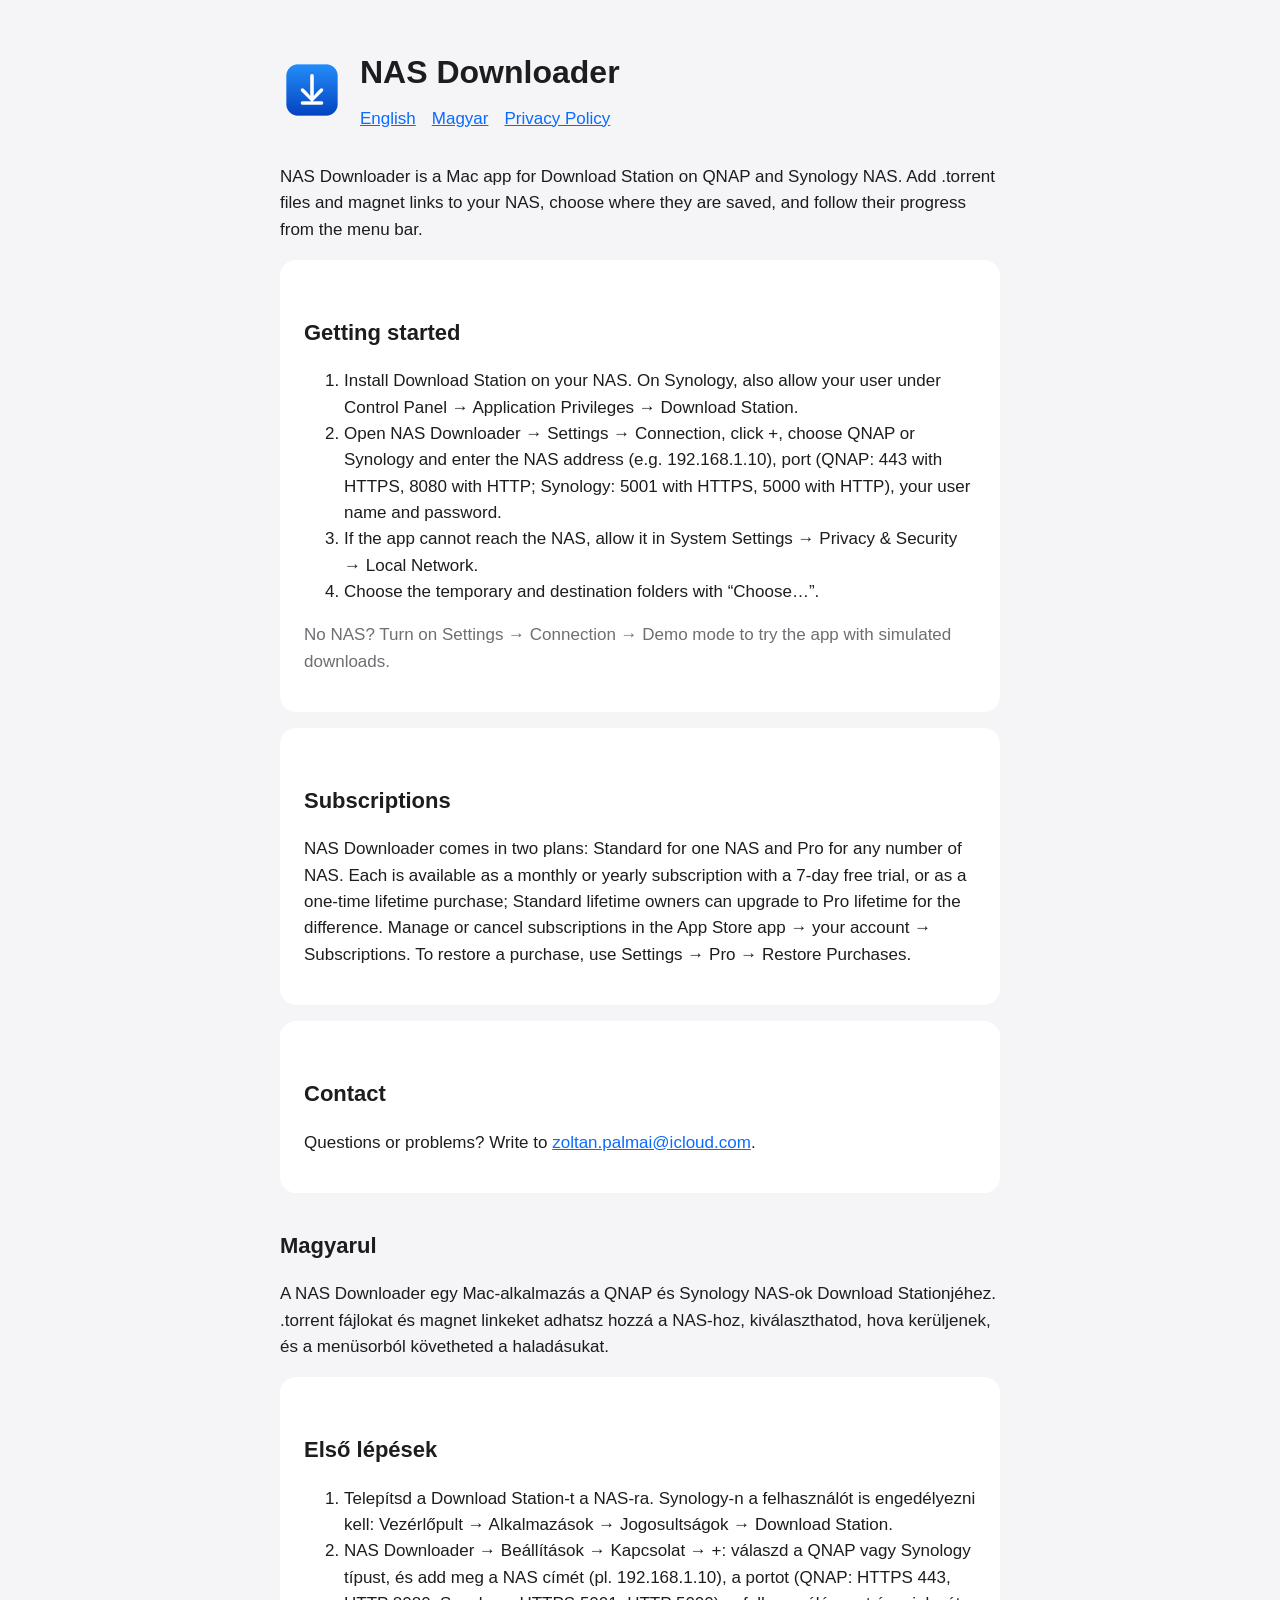
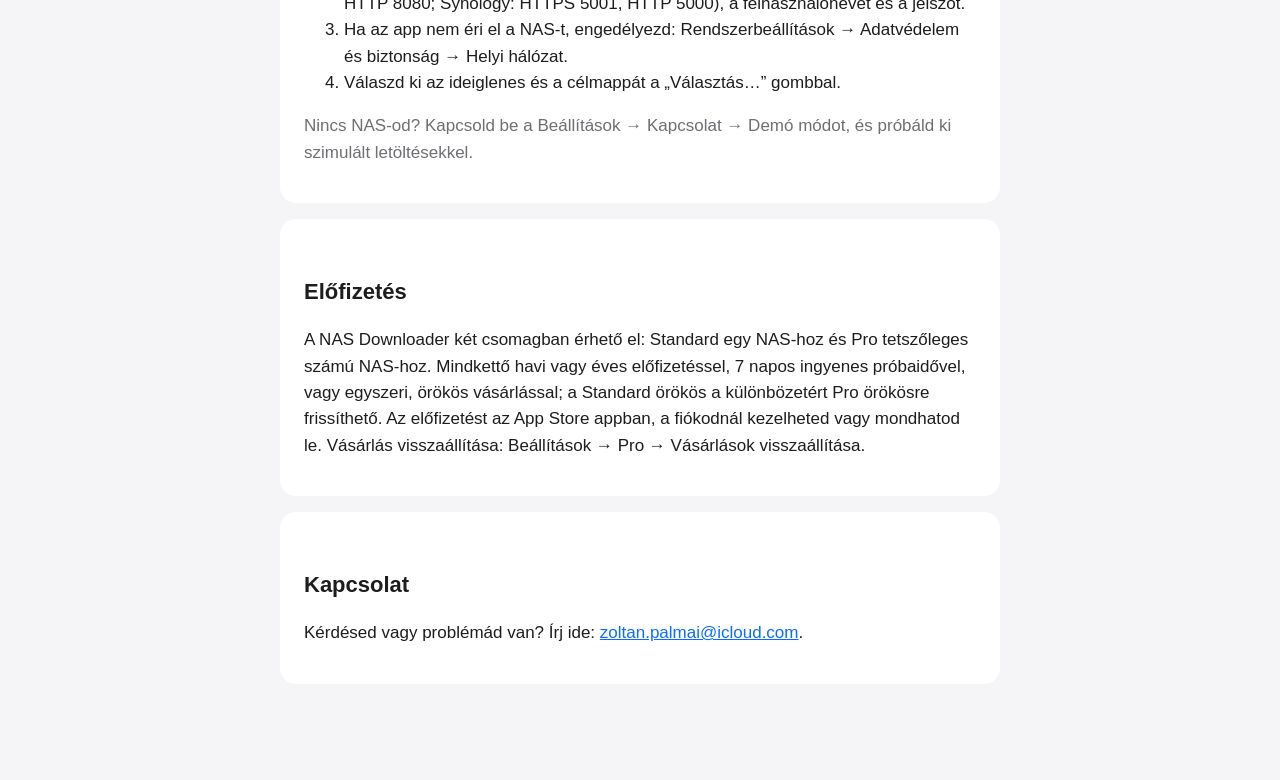
<file: index.html>
<!doctype html>
<html lang="en">
<head>
<meta charset="utf-8"><meta name="viewport" content="width=device-width, initial-scale=1">
<title>NAS Downloader – Support</title>
<link rel="stylesheet" href="style.css">
</head>
<body><main>
<header><img src="icon.png" alt=""><div><h1>NAS Downloader</h1><nav><a href="#en">English</a><a href="#hu">Magyar</a><a href="privacy.html">Privacy Policy</a></nav></div></header>

<section id="en">
<p>NAS Downloader is a Mac app for Download Station on QNAP and Synology NAS. Add .torrent files and magnet links to your NAS, choose where they are saved, and follow their progress from the menu bar.</p>
<div class="card">
<h2>Getting started</h2>
<ol>
<li>Install Download Station on your NAS. On Synology, also allow your user under Control Panel → Application Privileges → Download Station.</li>
<li>Open NAS Downloader → Settings → Connection, click +, choose QNAP or Synology and enter the NAS address (e.g. 192.168.1.10), port (QNAP: 443 with HTTPS, 8080 with HTTP; Synology: 5001 with HTTPS, 5000 with HTTP), your user name and password.</li>
<li>If the app cannot reach the NAS, allow it in System Settings → Privacy &amp; Security → Local Network.</li>
<li>Choose the temporary and destination folders with “Choose…”.</li>
</ol>
<p class="muted">No NAS? Turn on Settings → Connection → Demo mode to try the app with simulated downloads.</p>
</div>
<div class="card">
<h2>Subscriptions</h2>
<p>NAS Downloader comes in two plans: Standard for one NAS and Pro for any number of NAS. Each is available as a monthly or yearly subscription with a 7-day free trial, or as a one-time lifetime purchase; Standard lifetime owners can upgrade to Pro lifetime for the difference. Manage or cancel subscriptions in the App Store app → your account → Subscriptions. To restore a purchase, use Settings → Pro → Restore Purchases.</p>
</div>
<div class="card">
<h2>Contact</h2>
<p>Questions or problems? Write to <a href="mailto:zoltan.palmai@icloud.com">zoltan.palmai@icloud.com</a>.</p>
</div>
</section>

<section id="hu">
<h2>Magyarul</h2>
<p>A NAS Downloader egy Mac-alkalmazás a QNAP és Synology NAS-ok Download Stationjéhez. .torrent fájlokat és magnet linkeket adhatsz hozzá a NAS-hoz, kiválaszthatod, hova kerüljenek, és a menüsorból követheted a haladásukat.</p>
<div class="card">
<h2>Első lépések</h2>
<ol>
<li>Telepítsd a Download Station-t a NAS-ra. Synology-n a felhasználót is engedélyezni kell: Vezérlőpult → Alkalmazások → Jogosultságok → Download Station.</li>
<li>NAS Downloader → Beállítások → Kapcsolat → +: válaszd a QNAP vagy Synology típust, és add meg a NAS címét (pl. 192.168.1.10), a portot (QNAP: HTTPS 443, HTTP 8080; Synology: HTTPS 5001, HTTP 5000), a felhasználónevet és a jelszót.</li>
<li>Ha az app nem éri el a NAS-t, engedélyezd: Rendszerbeállítások → Adatvédelem és biztonság → Helyi hálózat.</li>
<li>Válaszd ki az ideiglenes és a célmappát a „Választás…” gombbal.</li>
</ol>
<p class="muted">Nincs NAS-od? Kapcsold be a Beállítások → Kapcsolat → Demó módot, és próbáld ki szimulált letöltésekkel.</p>
</div>
<div class="card">
<h2>Előfizetés</h2>
<p>A NAS Downloader két csomagban érhető el: Standard egy NAS-hoz és Pro tetszőleges számú NAS-hoz. Mindkettő havi vagy éves előfizetéssel, 7 napos ingyenes próbaidővel, vagy egyszeri, örökös vásárlással; a Standard örökös a különbözetért Pro örökösre frissíthető. Az előfizetést az App Store appban, a fiókodnál kezelheted vagy mondhatod le. Vásárlás visszaállítása: Beállítások → Pro → Vásárlások visszaállítása.</p>
</div>
<div class="card">
<h2>Kapcsolat</h2>
<p>Kérdésed vagy problémád van? Írj ide: <a href="mailto:zoltan.palmai@icloud.com">zoltan.palmai@icloud.com</a>.</p>
</div>
</section>
</main></body></html>
</file>
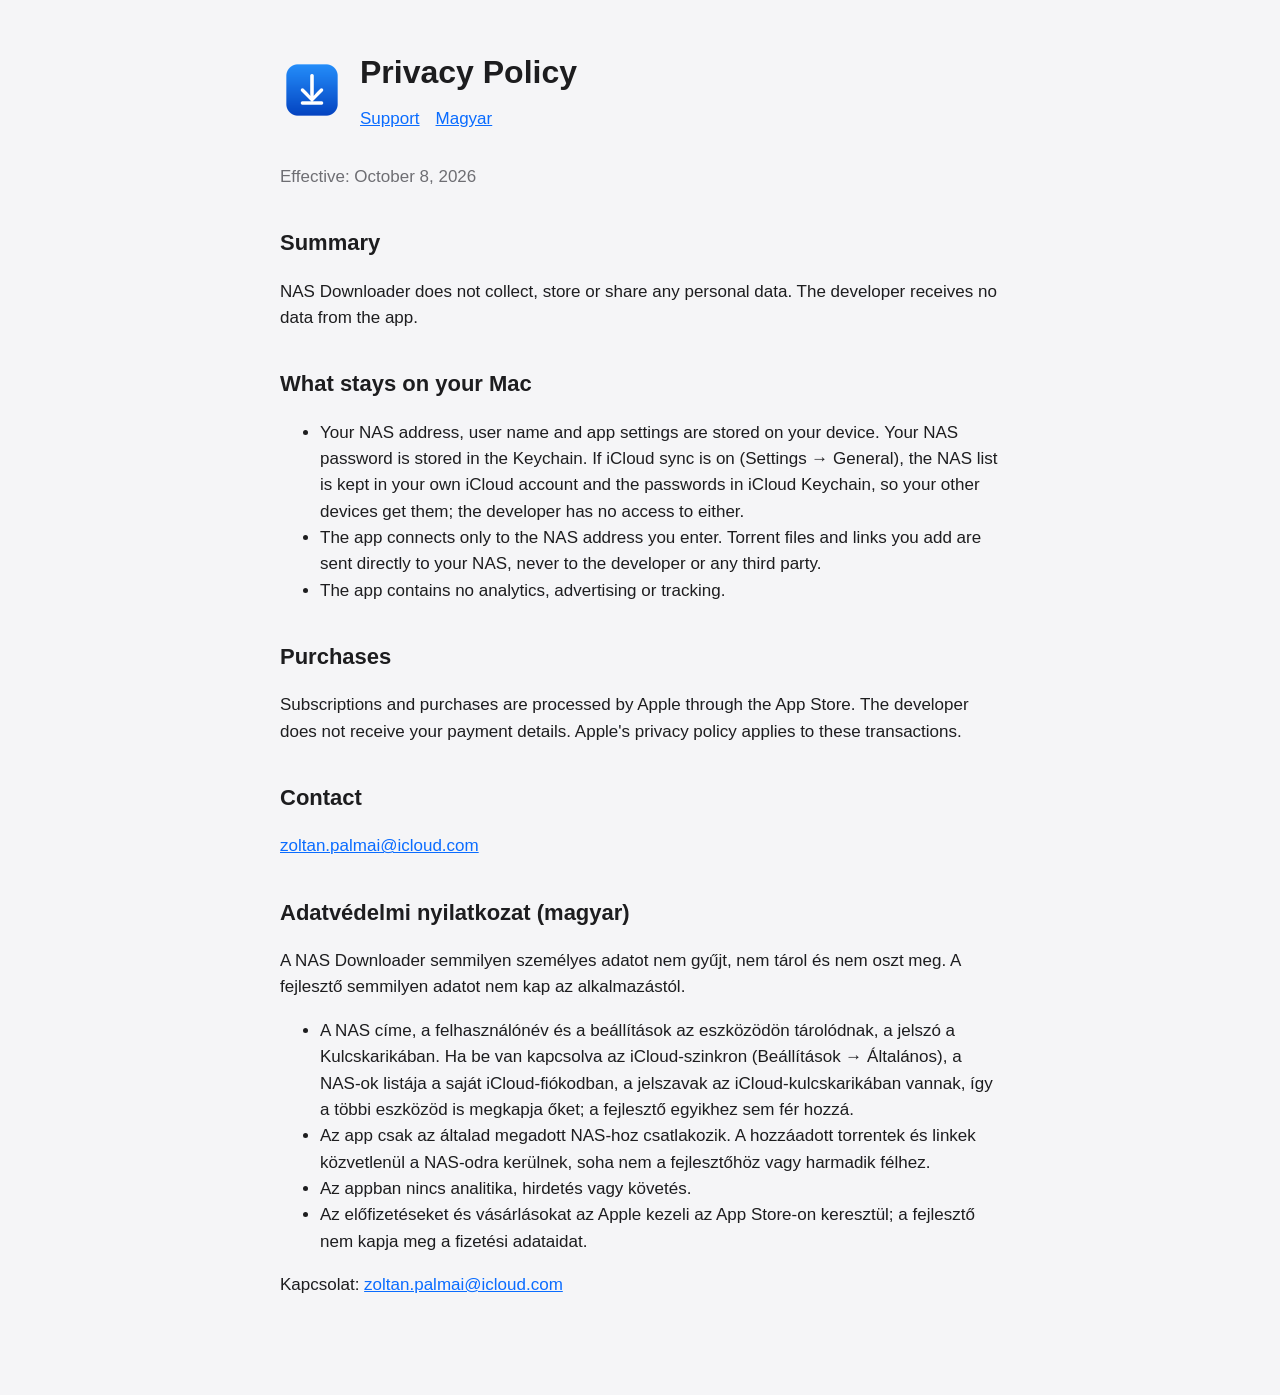
<file: privacy.html>
<!doctype html>
<html lang="en">
<head>
<meta charset="utf-8"><meta name="viewport" content="width=device-width, initial-scale=1">
<title>NAS Downloader – Privacy Policy</title>
<link rel="stylesheet" href="style.css">
</head>
<body><main>
<header><img src="icon.png" alt=""><div><h1>Privacy Policy</h1><nav><a href="index.html">Support</a><a href="#hu">Magyar</a></nav></div></header>
<p class="muted">Effective: October 8, 2026</p>

<h2>Summary</h2>
<p>NAS Downloader does not collect, store or share any personal data. The developer receives no data from the app.</p>

<h2>What stays on your Mac</h2>
<ul>
<li>Your NAS address, user name and app settings are stored on your device. Your NAS password is stored in the Keychain. If iCloud sync is on (Settings → General), the NAS list is kept in your own iCloud account and the passwords in iCloud Keychain, so your other devices get them; the developer has no access to either.</li>
<li>The app connects only to the NAS address you enter. Torrent files and links you add are sent directly to your NAS, never to the developer or any third party.</li>
<li>The app contains no analytics, advertising or tracking.</li>
</ul>

<h2>Purchases</h2>
<p>Subscriptions and purchases are processed by Apple through the App Store. The developer does not receive your payment details. Apple's privacy policy applies to these transactions.</p>

<h2>Contact</h2>
<p><a href="mailto:zoltan.palmai@icloud.com">zoltan.palmai@icloud.com</a></p>

<section id="hu">
<h2>Adatvédelmi nyilatkozat (magyar)</h2>
<p>A NAS Downloader semmilyen személyes adatot nem gyűjt, nem tárol és nem oszt meg. A fejlesztő semmilyen adatot nem kap az alkalmazástól.</p>
<ul>
<li>A NAS címe, a felhasználónév és a beállítások az eszközödön tárolódnak, a jelszó a Kulcskarikában. Ha be van kapcsolva az iCloud-szinkron (Beállítások → Általános), a NAS-ok listája a saját iCloud-fiókodban, a jelszavak az iCloud-kulcskarikában vannak, így a többi eszközöd is megkapja őket; a fejlesztő egyikhez sem fér hozzá.</li>
<li>Az app csak az általad megadott NAS-hoz csatlakozik. A hozzáadott torrentek és linkek közvetlenül a NAS-odra kerülnek, soha nem a fejlesztőhöz vagy harmadik félhez.</li>
<li>Az appban nincs analitika, hirdetés vagy követés.</li>
<li>Az előfizetéseket és vásárlásokat az Apple kezeli az App Store-on keresztül; a fejlesztő nem kapja meg a fizetési adataidat.</li>
</ul>
<p>Kapcsolat: <a href="mailto:zoltan.palmai@icloud.com">zoltan.palmai@icloud.com</a></p>
</section>
</main></body></html>
</file>
<file: style.css>
:root { --bg:#f5f5f7; --fg:#1d1d1f; --muted:#6e6e73; --card:#ffffff; --accent:#0a6cff; }
@media (prefers-color-scheme: dark) { :root { --bg:#111113; --fg:#f5f5f7; --muted:#a1a1a6; --card:#1c1c1e; --accent:#4c9bff; } }
* { box-sizing: border-box; }
body { margin:0; background:var(--bg); color:var(--fg); font:17px/1.55 -apple-system, BlinkMacSystemFont, "SF Pro Text", "Helvetica Neue", sans-serif; }
main { max-width: 760px; margin: 0 auto; padding: 48px 20px 80px; }
header { display:flex; align-items:center; gap:16px; margin-bottom: 32px; }
header img { width:64px; height:64px; border-radius:14px; }
h1 { font-size: 32px; margin: 0; }
h2 { font-size: 22px; margin-top: 36px; }
p, li { color: var(--fg); }
.muted { color: var(--muted); }
.card { background: var(--card); border-radius: 16px; padding: 20px 24px; margin: 16px 0; }
a { color: var(--accent); }
nav { margin-top: 8px; }
nav a { margin-right: 16px; }
</file>
